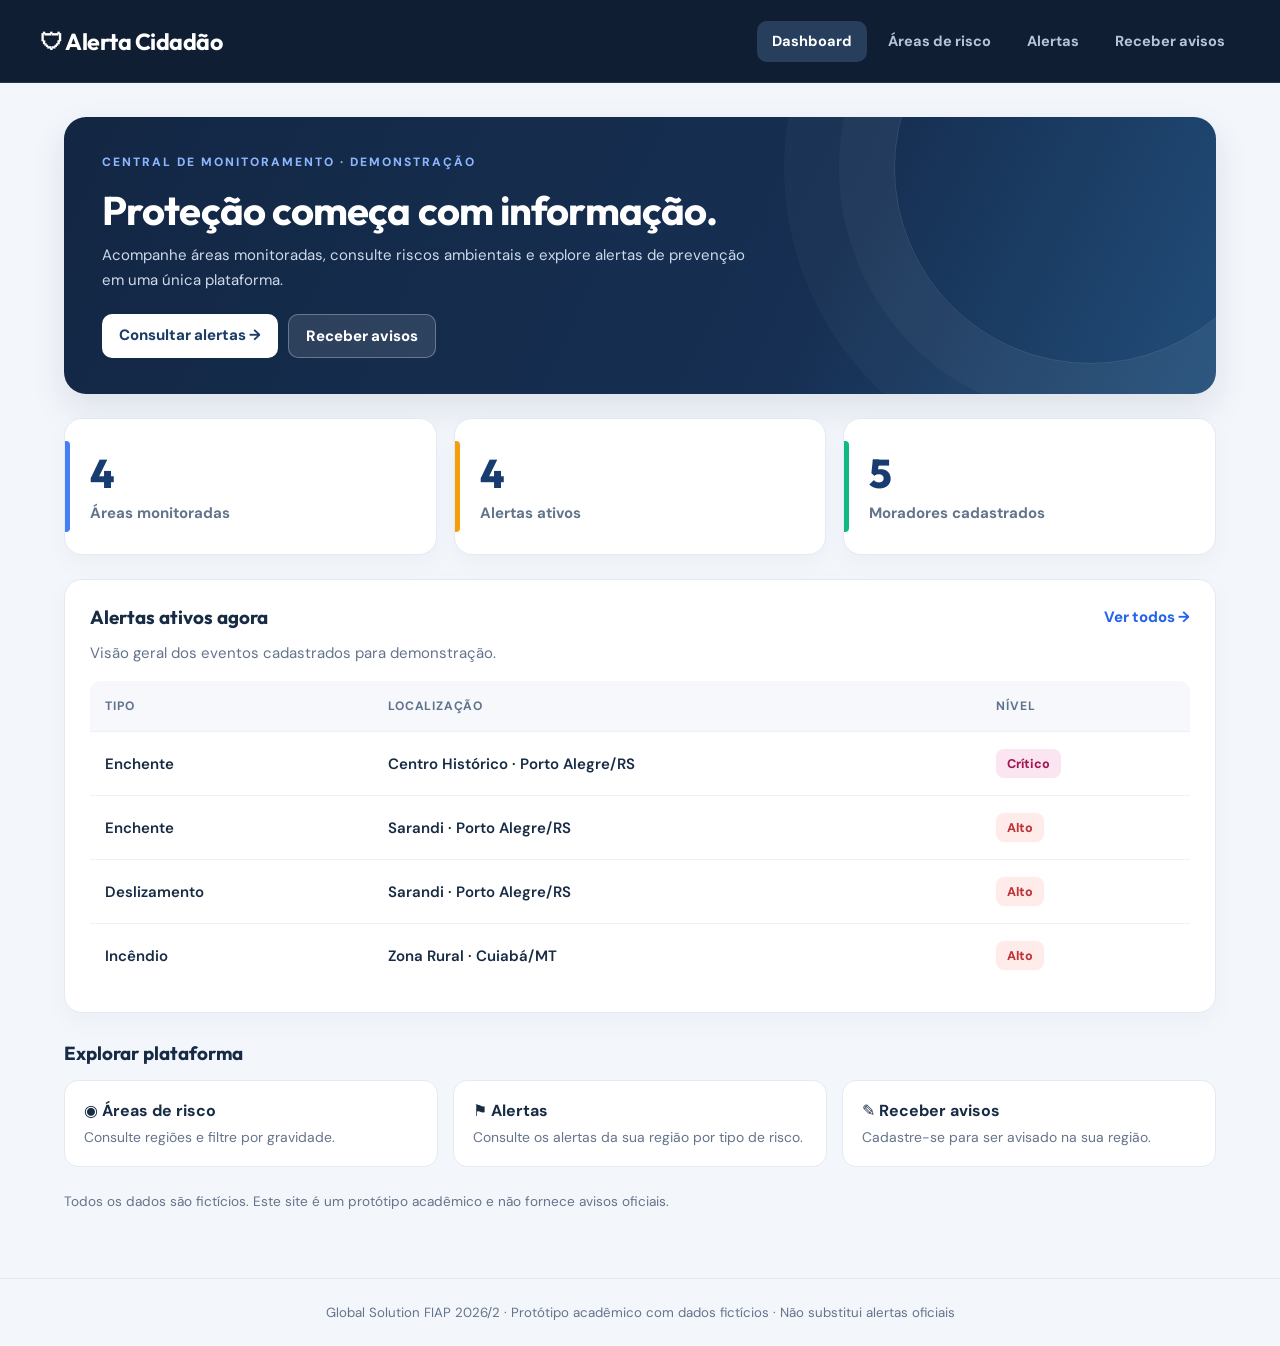
<file: web/index.html>
<!doctype html><html lang="pt-BR"><head><meta charset="utf-8"><meta name="viewport" content="width=device-width,initial-scale=1"><meta name="description" content="Protótipo acadêmico de monitoramento de riscos naturais"><title>Dashboard | Alerta Cidadão</title><link rel="stylesheet" href="style.css"><script src="script.js" defer></script></head><body data-page="dashboard"><header><h1>🛡 Alerta Cidadão</h1><nav aria-label="Menu principal"><a href="index.html" aria-current="page">Dashboard</a><a href="areas.html">Áreas de risco</a><a href="alertas.html">Alertas</a><a href="cadastro.html">Receber avisos</a></nav></header><main><section class="hero"><p class="eyebrow">CENTRAL DE MONITORAMENTO · DEMONSTRAÇÃO</p><h2>Proteção começa com informação.</h2><p class="muted">Acompanhe áreas monitoradas, consulte riscos ambientais e explore alertas de prevenção em uma única plataforma.</p><div class="hero-actions"><a href="alertas.html">Consultar alertas →</a><a class="secondary" href="cadastro.html">Receber avisos</a></div></section><section class="cards" aria-label="Indicadores"><div class="card"><strong id="total-areas">—</strong><span>Áreas monitoradas</span></div><div class="card"><strong id="total-alertas">—</strong><span>Alertas ativos</span></div><div class="card"><strong id="total-cidadaos">—</strong><span>Moradores cadastrados</span></div></section><section class="panel"><div class="panel-head"><h3>Alertas ativos agora</h3><a href="alertas.html">Ver todos →</a></div><p class="muted">Visão geral dos eventos cadastrados para demonstração.</p><div class="table-scroll"><table><thead><tr><th>Tipo</th><th>Localização</th><th>Nível</th></tr></thead><tbody id="recentes"></tbody></table></div></section><div class="section-heading"><h3>Explorar plataforma</h3></div><section class="mini-grid"><a class="mini-card" href="areas.html"><b>◉ Áreas de risco</b><span>Consulte regiões e filtre por gravidade.</span></a><a class="mini-card" href="alertas.html"><b>⚑ Alertas</b><span>Consulte os alertas da sua região por tipo de risco.</span></a><a class="mini-card" href="cadastro.html"><b>✎ Receber avisos</b><span>Cadastre-se para ser avisado na sua região.</span></a></section><p class="muted" style="font-size:.85rem;margin-top:24px">Todos os dados são fictícios. Este site é um protótipo acadêmico e não fornece avisos oficiais.</p></main><footer>Global Solution FIAP 2026/2 · Protótipo acadêmico com dados fictícios · Não substitui alertas oficiais</footer></body></html>
</file>
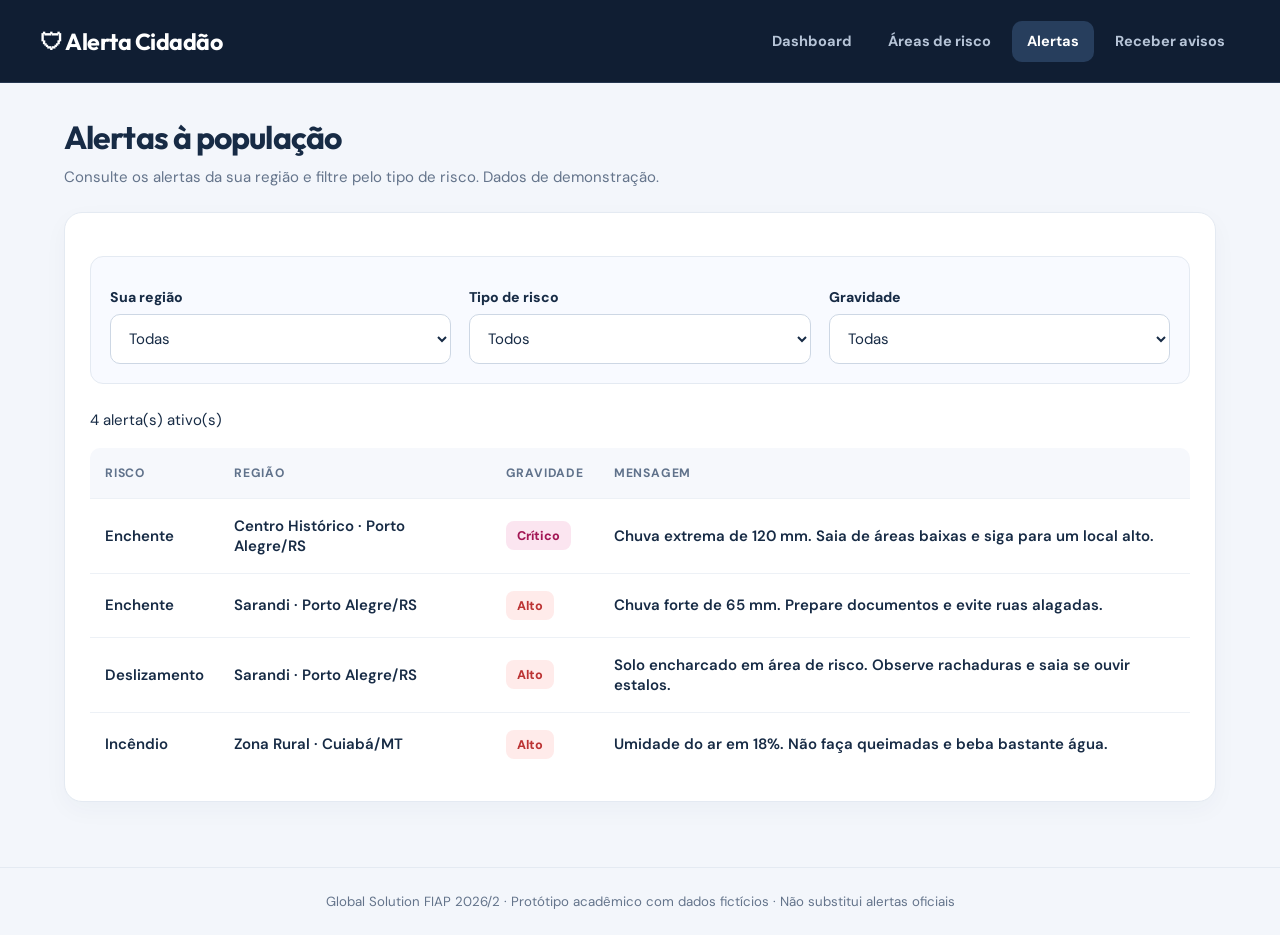
<file: web/alertas.html>
<!doctype html><html lang="pt-BR"><head><meta charset="utf-8"><meta name="viewport" content="width=device-width,initial-scale=1"><meta name="description" content="Protótipo acadêmico de monitoramento de riscos naturais"><title>Alertas | Alerta Cidadão</title><link rel="stylesheet" href="style.css"><script src="script.js" defer></script></head><body data-page="alertas"><header><h1>🛡 Alerta Cidadão</h1><nav aria-label="Menu principal"><a href="index.html">Dashboard</a><a href="areas.html">Áreas de risco</a><a href="alertas.html" aria-current="page">Alertas</a><a href="cadastro.html">Receber avisos</a></nav></header><main><h2>Alertas à população</h2><p class="muted">Consulte os alertas da sua região e filtre pelo tipo de risco. Dados de demonstração.</p><section class="panel"><div class="filters"><div><label for="filtro-regiao">Sua região</label><select id="filtro-regiao"><option value="">Todas</option></select></div><div><label for="filtro-tipo">Tipo de risco</label><select id="filtro-tipo"><option value="">Todos</option><option>Enchente</option><option>Deslizamento</option><option>Incêndio</option><option>Onda de calor</option></select></div><div><label for="filtro-gravidade">Gravidade</label><select id="filtro-gravidade"><option value="">Todas</option><option>Baixo</option><option>Médio</option><option>Alto</option><option>Crítico</option></select></div></div><p id="contagem" aria-live="polite"></p><div class="table-scroll"><table><thead><tr><th>Risco</th><th>Região</th><th>Gravidade</th><th>Mensagem</th></tr></thead><tbody id="lista-alertas"></tbody></table></div></section></main><footer>Global Solution FIAP 2026/2 · Protótipo acadêmico com dados fictícios · Não substitui alertas oficiais</footer></body></html>
</file>
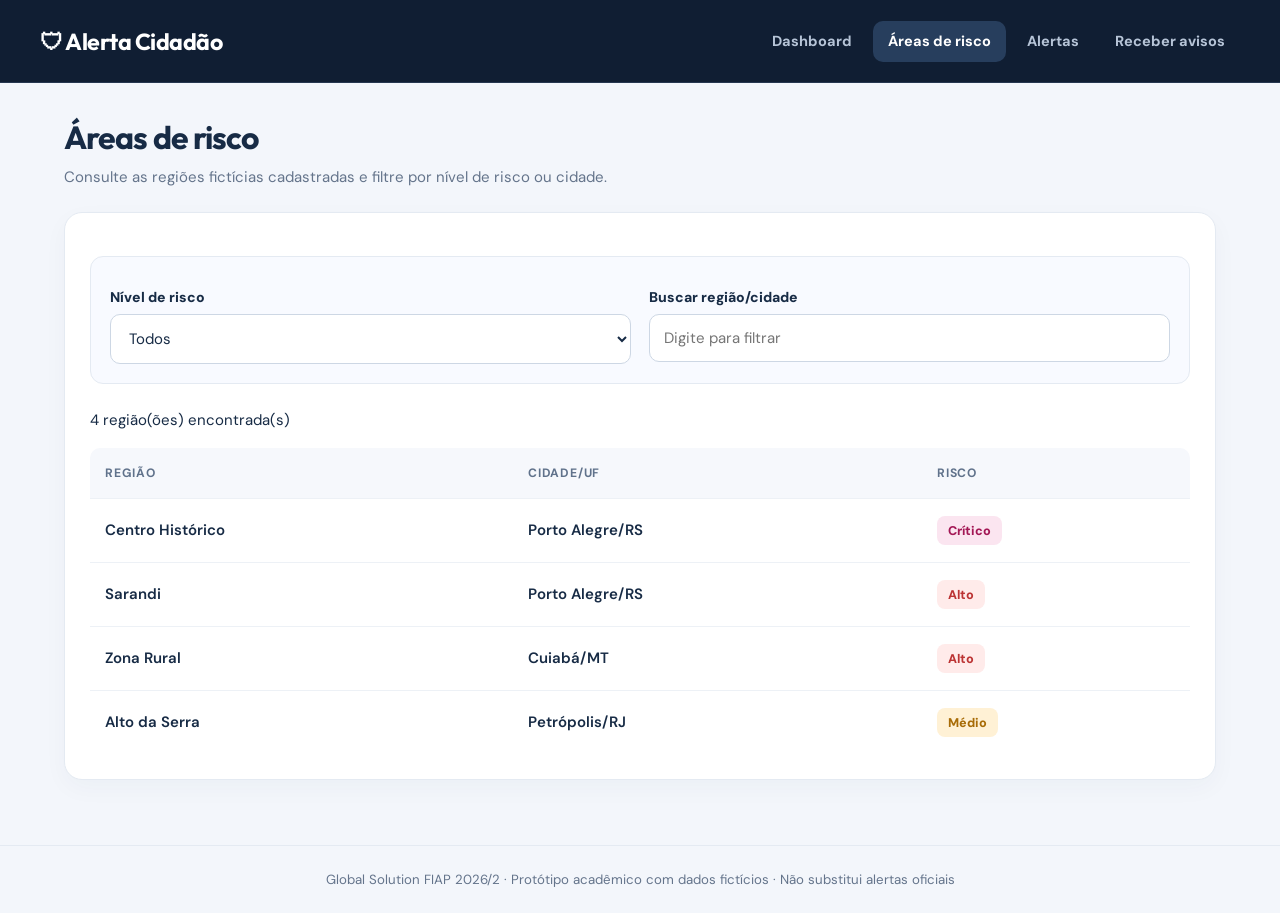
<file: web/areas.html>
<!doctype html><html lang="pt-BR"><head><meta charset="utf-8"><meta name="viewport" content="width=device-width,initial-scale=1"><meta name="description" content="Protótipo acadêmico de monitoramento de riscos naturais"><title>Áreas de risco | Alerta Cidadão</title><link rel="stylesheet" href="style.css"><script src="script.js" defer></script></head><body data-page="areas"><header><h1>🛡 Alerta Cidadão</h1><nav aria-label="Menu principal"><a href="index.html">Dashboard</a><a href="areas.html" aria-current="page">Áreas de risco</a><a href="alertas.html">Alertas</a><a href="cadastro.html">Receber avisos</a></nav></header><main><h2>Áreas de risco</h2><p class="muted">Consulte as regiões fictícias cadastradas e filtre por nível de risco ou cidade.</p><section class="panel"><div class="filters"><div><label for="filtro-nivel">Nível de risco</label><select id="filtro-nivel"><option value="">Todos</option><option>Baixo</option><option>Médio</option><option>Alto</option><option>Crítico</option></select></div><div><label for="filtro-cidade">Buscar região/cidade</label><input id="filtro-cidade" placeholder="Digite para filtrar"></div></div><p id="contagem" aria-live="polite"></p><div class="table-scroll"><table><thead><tr><th>Região</th><th>Cidade/UF</th><th>Risco</th></tr></thead><tbody id="lista-areas"></tbody></table></div></section></main><footer>Global Solution FIAP 2026/2 · Protótipo acadêmico com dados fictícios · Não substitui alertas oficiais</footer></body></html>
</file>
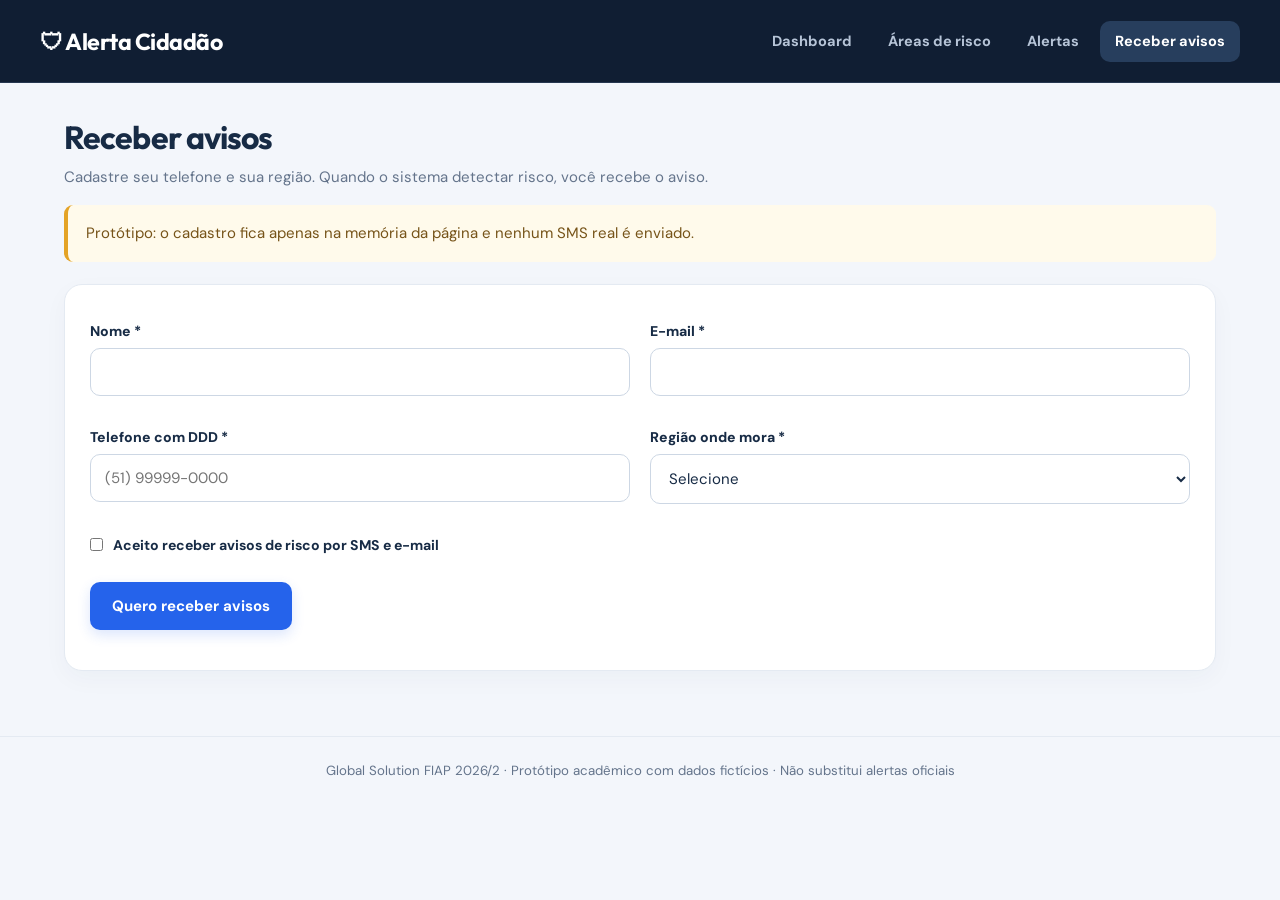
<file: web/cadastro.html>
<!doctype html><html lang="pt-BR"><head><meta charset="utf-8"><meta name="viewport" content="width=device-width,initial-scale=1"><meta name="description" content="Protótipo acadêmico de monitoramento de riscos naturais"><title>Receber avisos | Alerta Cidadão</title><link rel="stylesheet" href="style.css"><script src="script.js" defer></script></head><body data-page="cadastro"><header><h1>🛡 Alerta Cidadão</h1><nav aria-label="Menu principal"><a href="index.html">Dashboard</a><a href="areas.html">Áreas de risco</a><a href="alertas.html">Alertas</a><a href="cadastro.html" aria-current="page">Receber avisos</a></nav></header><main><h2>Receber avisos</h2><p class="muted">Cadastre seu telefone e sua região. Quando o sistema detectar risco, você recebe o aviso.</p><p class="notice">Protótipo: o cadastro fica apenas na memória da página e nenhum SMS real é enviado.</p><section class="panel"><form id="form-cadastro" novalidate><div class="form-grid"><div><label for="nome">Nome *</label><input id="nome" required><div id="nome-erro" class="error"></div></div><div><label for="email">E-mail *</label><input id="email" type="email" required><div id="email-erro" class="error"></div></div><div><label for="telefone">Telefone com DDD *</label><input id="telefone" type="tel" inputmode="numeric" placeholder="(51) 99999-0000" required><div id="telefone-erro" class="error"></div></div><div><label for="regiao">Região onde mora *</label><select id="regiao" required></select><div id="regiao-erro" class="error"></div></div><div class="full"><label class="check"><input id="aceite" type="checkbox"> Aceito receber avisos de risco por SMS e e-mail</label><div id="aceite-erro" class="error"></div></div></div><button type="submit">Quero receber avisos</button><p id="resultado" class="success" role="status" aria-live="polite"></p></form></section></main><footer>Global Solution FIAP 2026/2 · Protótipo acadêmico com dados fictícios · Não substitui alertas oficiais</footer></body></html>
</file>
<file: web/style.css>
@import url('https://fonts.googleapis.com/css2?family=DM+Sans:wght@400;500;600;700;800&family=Outfit:wght@500;600;700;800&display=swap');
:root{--navy:#101e33;--blue:#2563eb;--bg:#f3f6fb;--line:#e4eaf2;--text:#172b45;--muted:#64748b;--radius:18px}*{box-sizing:border-box}html{scroll-behavior:smooth}body{margin:0;font:15px 'DM Sans',system-ui,Arial,sans-serif;background:var(--bg);color:var(--text);min-height:100vh}header{background:#101e33;color:white;padding:0 max(24px,calc((100vw - 1200px)/2));display:flex;align-items:center;justify-content:space-between;gap:25px;min-height:83px;border-bottom:1px solid #263750}header h1{font:700 1.45rem 'Outfit',sans-serif;letter-spacing:-.5px;margin:0;white-space:nowrap}nav{display:flex;gap:6px;flex-wrap:wrap}nav a{color:#b6c4d7;text-decoration:none;padding:11px 15px;border-radius:10px;font-size:.91rem;font-weight:700;transition:.2s}nav a:hover,nav a[aria-current=page]{background:#273e5d;color:#fff}main{max-width:1200px;margin:34px auto 65px;padding:0 24px}h2{font:700 2rem 'Outfit',sans-serif;letter-spacing:-.9px;margin:0 0 8px}h3{font:700 1.18rem 'Outfit',sans-serif;margin:0 0 16px}p{line-height:1.65}.muted{color:var(--muted);margin-top:4px}.eyebrow{font-size:.75rem;letter-spacing:2px;text-transform:uppercase;font-weight:800;color:#6f91f5;margin:0 0 12px}.hero{background:linear-gradient(115deg,#132744,#162f52 65%,#214d79);border-radius:22px;padding:36px 38px;color:white;position:relative;overflow:hidden;box-shadow:0 14px 35px #1835581b}.hero:after{content:'';position:absolute;right:-70px;top:-145px;width:390px;height:390px;border:1px solid #ffffff20;border-radius:50%;box-shadow:0 0 0 55px #ffffff08,0 0 0 110px #ffffff07;pointer-events:none}.hero h2{font-size:2.5rem;max-width:690px;position:relative;z-index:1}.hero .muted{color:#cfdaeb;max-width:650px;position:relative;z-index:1}.hero .eyebrow{color:#8cb6ff}.hero-actions{display:flex;gap:10px;flex-wrap:wrap;margin-top:22px;position:relative;z-index:1}.hero-actions a{display:inline-flex;text-decoration:none;border-radius:10px;padding:11px 17px;background:#fff;color:#1b3d67;font-weight:800}.hero-actions a.secondary{background:#ffffff1c;color:white;border:1px solid #ffffff4a}.cards{display:grid;grid-template-columns:repeat(3,1fr);gap:17px;margin:24px 0}.card,.panel{background:#fff;border:1px solid var(--line);border-radius:var(--radius);padding:25px;box-shadow:0 8px 24px #17345909}.card{position:relative;overflow:hidden;min-height:137px;display:flex;flex-direction:column;justify-content:center}.card:before{content:'';width:5px;position:absolute;left:0;top:22px;bottom:22px;border-radius:0 4px 4px 0;background:#477ef5}.card:nth-child(2):before{background:#f59e0b}.card:nth-child(3):before{background:#10b981}.card strong{font:800 2.5rem 'Outfit',sans-serif;color:#193c70;line-height:1.1}.card span{color:var(--muted);font-weight:700;margin-top:8px}.panel{margin:22px 0}.panel-head{display:flex;justify-content:space-between;align-items:center;gap:10px;margin-bottom:12px}.panel-head h3{margin:0}.panel-head a{color:#2563eb;text-decoration:none;font-weight:800}.table-scroll{overflow-x:auto;border-radius:10px}table{width:100%;border-collapse:collapse}th,td{text-align:left;padding:17px 15px;border-bottom:1px solid #edf1f6}th{background:#f6f8fc;color:#60728b;font-size:.76rem;text-transform:uppercase;letter-spacing:.8px}td{font-weight:600}tbody tr:hover{background:#f8faff}tbody tr:last-child td{border-bottom:0}.tag{display:inline-block;border-radius:8px;padding:6px 11px;font-weight:800;font-size:.79rem}.alto{background:#ffebea;color:#bc3434}.medio{background:#fff1d5;color:#a86c07}.baixo{background:#e2f8eb;color:#147a45}.critico{background:#fbe5f0;color:#a31755}.filters{display:flex;gap:18px;flex-wrap:wrap;margin:18px 0 24px;padding:19px;background:#f8faff;border:1px solid var(--line);border-radius:13px}.filters>div{flex:1;min-width:200px}label{display:block;font-weight:800;margin:12px 0 8px;font-size:.88rem}select,input,textarea{font:inherit;padding:13px 14px;border:1px solid #cdd7e4;border-radius:10px;background:white;max-width:100%;width:100%;color:var(--text);outline:none;transition:.2s}select:focus,input:focus,textarea:focus{border-color:#2563eb;box-shadow:0 0 0 3px #2563eb18}.filters select{width:100%}button{font:700 .94rem 'DM Sans',sans-serif;background:var(--blue);color:white;border:0;padding:14px 22px;border-radius:10px;cursor:pointer;box-shadow:0 5px 13px #2563eb2a}button:hover{background:#164dc7}.form-grid{display:grid;grid-template-columns:repeat(2,1fr);gap:0 20px}.full{grid-column:1/-1}textarea{min-height:125px;resize:vertical}.error{color:#b62b2b;font-size:.86rem;min-height:20px}.success{color:#147a45;font-weight:700}.notice{padding:16px 18px;border-left:4px solid #e4a326;background:#fffaeb;border-radius:9px;color:#765318}.section-heading{display:flex;align-items:center;justify-content:space-between;gap:10px;margin:28px 0 15px}.section-heading h3{margin:0}.mini-grid{display:grid;grid-template-columns:repeat(3,1fr);gap:15px}.mini-card{background:white;border:1px solid var(--line);border-radius:14px;padding:19px;text-decoration:none;color:var(--text);transition:.2s}.mini-card:hover{transform:translateY(-3px);border-color:#a6c0f7;box-shadow:0 8px 20px #17345913}.mini-card b{display:block;font-size:1rem;margin-bottom:6px}.mini-card span{color:var(--muted);font-size:.87rem}a{color:#2563eb}footer{text-align:center;color:var(--muted);padding:25px;border-top:1px solid #e4eaf2;font-size:.83rem}@media(max-width:780px){header{padding:18px 20px;display:block}nav{margin-top:14px}nav a{padding:9px 10px}main{margin:22px auto;padding:0 16px}.hero{padding:28px 23px}.hero h2{font-size:2rem}.cards,.mini-grid{grid-template-columns:1fr}.form-grid{grid-template-columns:1fr}.filters{padding:14px}.filters>div{width:100%}.panel{padding:18px}th,td{padding:12px;font-size:.85rem}}.check{display:flex;align-items:center;gap:10px;font-weight:700}.check input{width:auto;margin:0}input.invalido,select.invalido{border-color:#b62b2b}.aviso-regiao{margin-top:14px;padding:14px 16px;border-radius:10px;background:#f6f8fc;border:1px solid var(--line)}.aviso-regiao ul{margin:8px 0 0;padding-left:20px}.onda{background:#ffe9dc;color:#b4501a}
.aviso-regiao{color:var(--text);font-weight:500}
</file>
